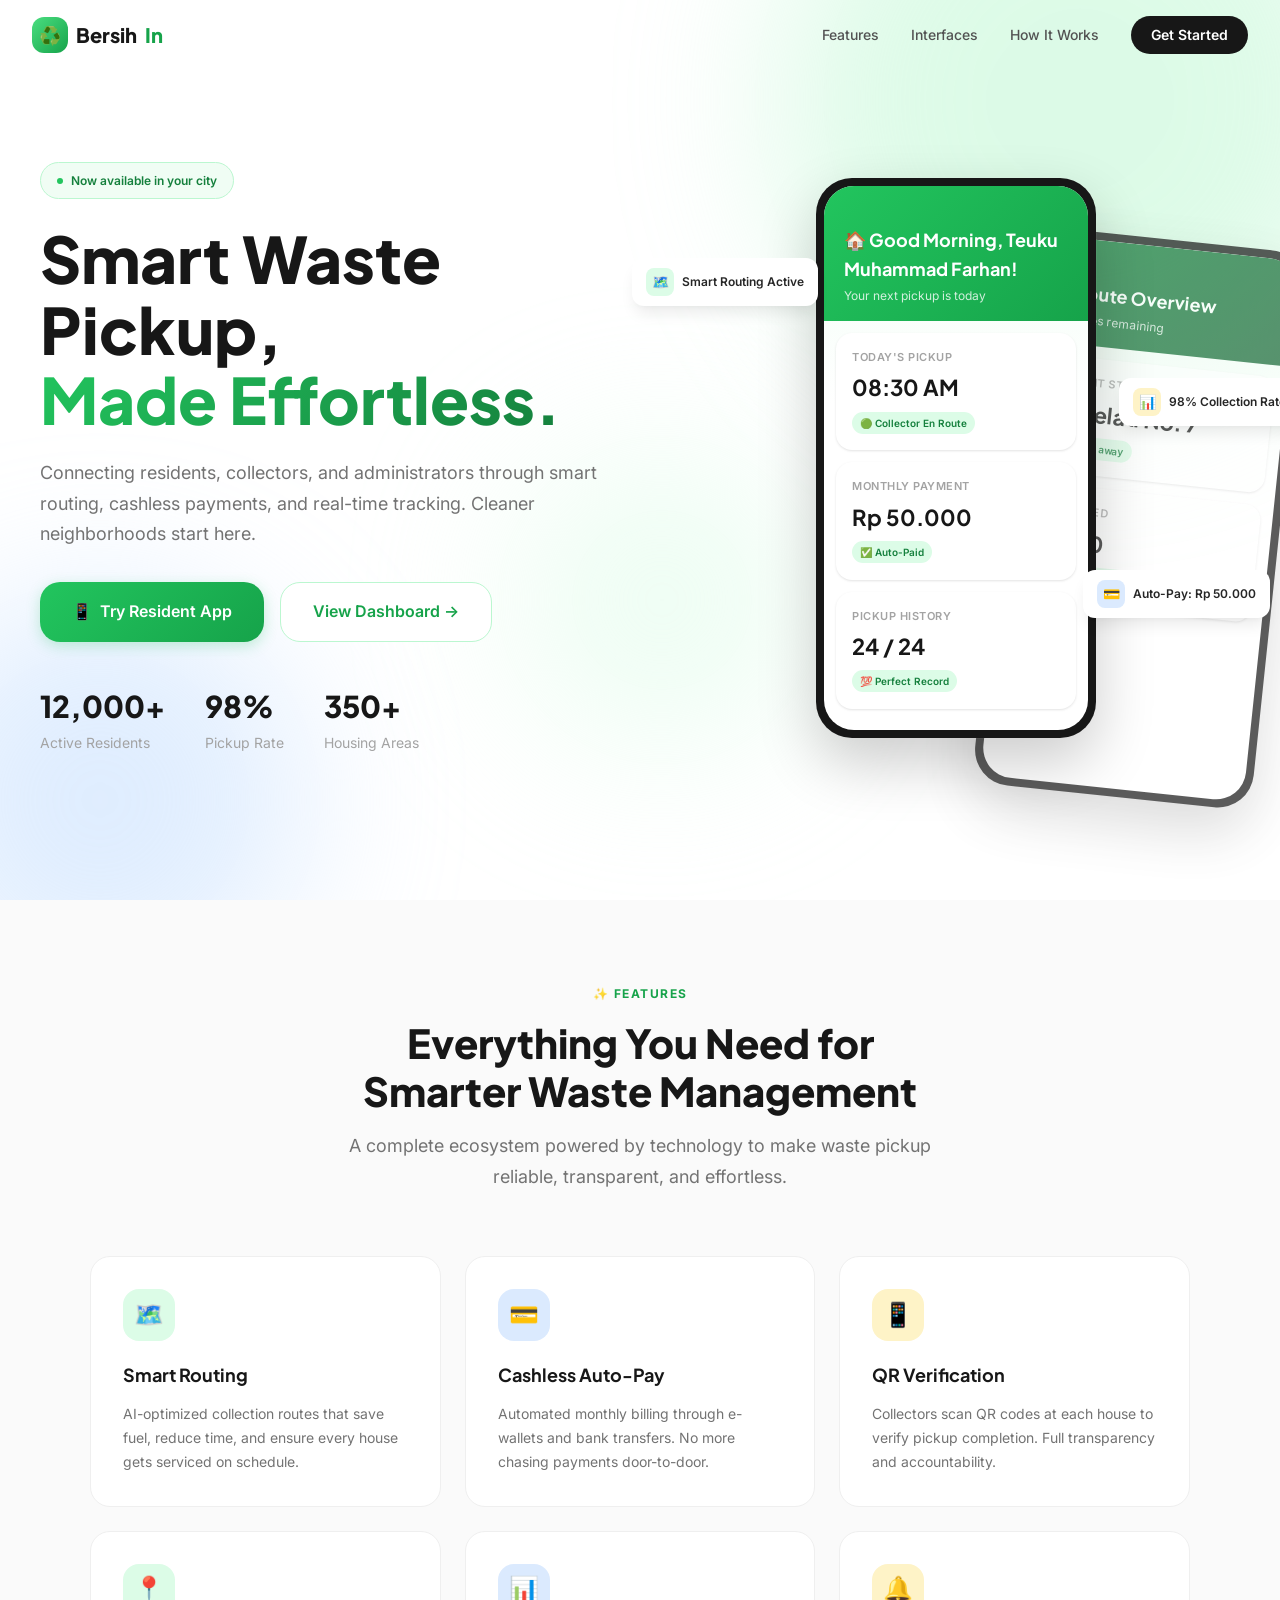
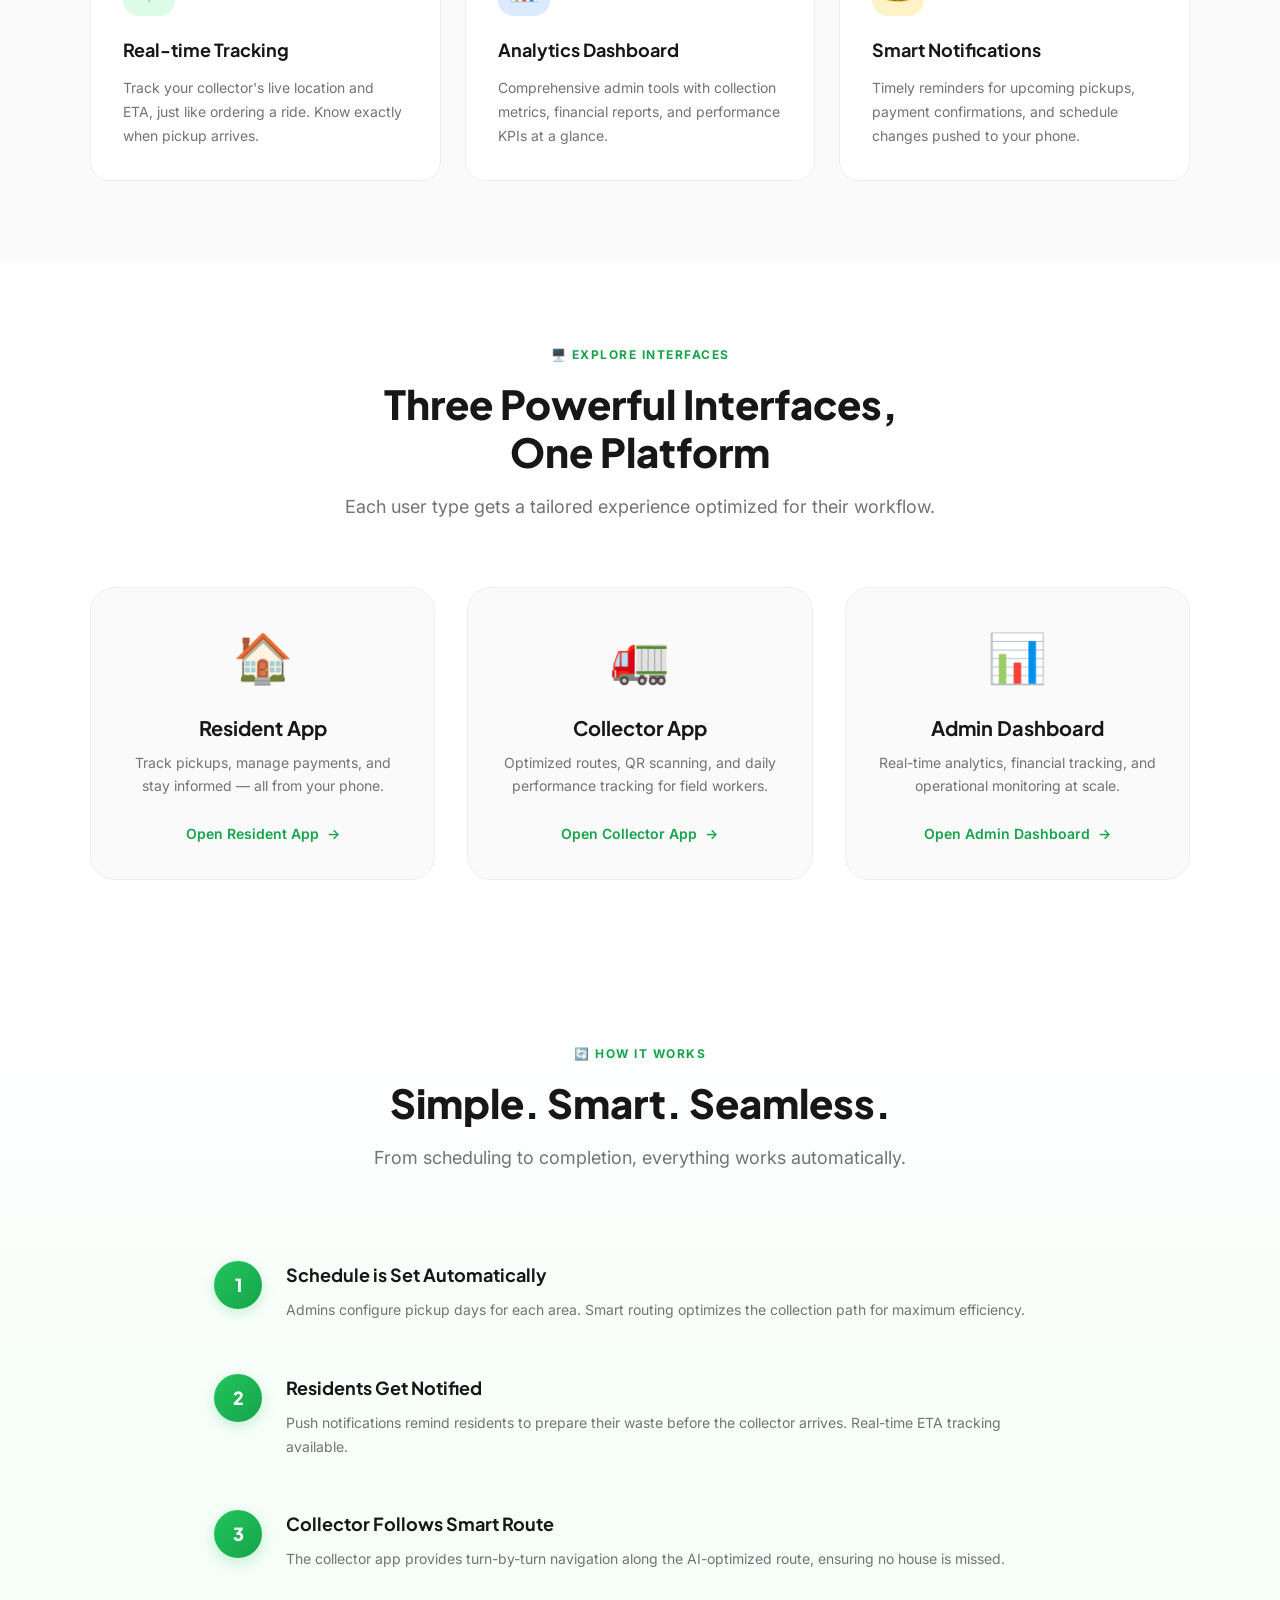
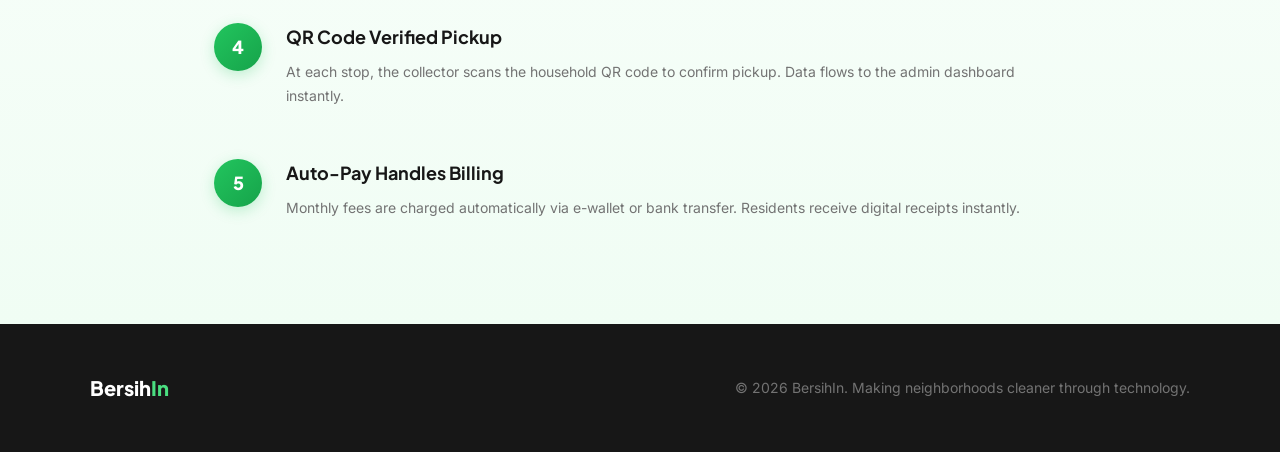
<file: index.html>
<!DOCTYPE html>
<html lang="en">
<head>
  <meta charset="UTF-8">
  <meta name="viewport" content="width=device-width, initial-scale=1.0">
  <meta name="description" content="BersihIn — Smart residential waste pickup management platform. Connecting residents, collectors, and administrators with smart routing, cashless payments, and QR verification.">
  <title>BersihIn — Smart Waste Pickup Platform</title>
  <link rel="stylesheet" href="css/common.css">
  <link rel="stylesheet" href="css/landing.css">
  <link rel="icon" href="data:image/svg+xml,<svg xmlns='http://www.w3.org/2000/svg' viewBox='0 0 100 100'><text y='.9em' font-size='90'>♻️</text></svg>">
</head>
<body class="landing-page">
  <!-- Navigation -->
  <nav class="landing-nav" id="landingNav">
    <div class="nav-logo">
      <div class="logo-icon">♻️</div>
      Bersih<span class="highlight">In</span>
    </div>
    <div class="nav-links">
      <a href="#features">Features</a>
      <a href="#interfaces">Interfaces</a>
      <a href="#how-it-works">How It Works</a>
      <a href="#" class="nav-cta">Get Started</a>
    </div>
  </nav>

  <!-- Hero Section -->
  <section class="hero" id="hero">
    <div class="hero-bg">
      <div class="gradient-orb orb-1"></div>
      <div class="gradient-orb orb-2"></div>
      <div class="gradient-orb orb-3"></div>
    </div>
    <div class="hero-content">
      <div class="hero-text">
        <div class="hero-badge">
          <span class="dot"></span>
          Now available in your city
        </div>
        <h1 class="hero-title">
          Smart Waste Pickup,<br>
          <span class="gradient-text">Made Effortless.</span>
        </h1>
        <p class="hero-description">
          Connecting residents, collectors, and administrators through smart routing, cashless payments, and real-time tracking. Cleaner neighborhoods start here.
        </p>
        <div class="hero-buttons">
          <a href="resident.html" class="btn btn-primary btn-lg" id="heroResidentBtn">
            <span>📱</span> Try Resident App
          </a>
          <a href="admin.html" class="btn btn-secondary btn-lg" id="heroAdminBtn">
            View Dashboard →
          </a>
        </div>
        <div class="hero-stats">
          <div class="hero-stat">
            <div class="value">12K+</div>
            <div class="label">Active Residents</div>
          </div>
          <div class="hero-stat">
            <div class="value">98%</div>
            <div class="label">Pickup Rate</div>
          </div>
          <div class="hero-stat">
            <div class="value">350+</div>
            <div class="label">Housing Areas</div>
          </div>
        </div>
      </div>
      <div class="hero-visual">
        <div class="hero-phone">
          <div class="hero-phone-screen">
            <div class="demo-header">
              <h3>🏠 Good Morning, Teuku Muhammad Farhan!</h3>
              <p>Your next pickup is today</p>
            </div>
            <div class="demo-card">
              <div class="card-title">Today's Pickup</div>
              <div class="card-value">08:30 AM</div>
              <div class="card-badge">🟢 Collector En Route</div>
            </div>
            <div class="demo-card">
              <div class="card-title">Monthly Payment</div>
              <div class="card-value">Rp 50.000</div>
              <div class="card-badge">✅ Auto-Paid</div>
            </div>
            <div class="demo-card">
              <div class="card-title">Pickup History</div>
              <div class="card-value">24 / 24</div>
              <div class="card-badge">💯 Perfect Record</div>
            </div>
          </div>
        </div>
        <div class="hero-phone hero-phone-2">
          <div class="hero-phone-screen" style="background: linear-gradient(180deg, #f0fdf4 0%, #fff 40%);">
            <div class="demo-header" style="background: linear-gradient(135deg, #15803d, #166534);">
              <h3>📋 Route Overview</h3>
              <p>12 houses remaining</p>
            </div>
            <div class="demo-card">
              <div class="card-title">Current Stop</div>
              <div class="card-value">Jl. Melati No. 7</div>
              <div class="card-badge">📍 200m away</div>
            </div>
            <div class="demo-card">
              <div class="card-title">Completed</div>
              <div class="card-value">18 / 30</div>
              <div class="card-badge">⏱️ 2h 15m elapsed</div>
            </div>
          </div>
        </div>
        <!-- Floating cards -->
        <div class="floating-card card-a">
          <div class="f-icon green">🗺️</div>
          <div>Smart Routing Active</div>
        </div>
        <div class="floating-card card-b">
          <div class="f-icon blue">💳</div>
          <div>Auto-Pay: Rp 50.000</div>
        </div>
        <div class="floating-card card-c">
          <div class="f-icon amber">📊</div>
          <div>98% Collection Rate</div>
        </div>
      </div>
    </div>
  </section>

  <!-- Features Section -->
  <section class="features-section" id="features">
    <div class="section-header">
      <div class="section-label">✨ Features</div>
      <h2 class="section-title">Everything You Need for Smarter Waste Management</h2>
      <p class="section-desc">A complete ecosystem powered by technology to make waste pickup reliable, transparent, and effortless.</p>
    </div>
    <div class="features-grid">
      <div class="feature-card">
        <div class="feature-icon green">🗺️</div>
        <h3>Smart Routing</h3>
        <p>AI-optimized collection routes that save fuel, reduce time, and ensure every house gets serviced on schedule.</p>
      </div>
      <div class="feature-card">
        <div class="feature-icon blue">💳</div>
        <h3>Cashless Auto-Pay</h3>
        <p>Automated monthly billing through e-wallets and bank transfers. No more chasing payments door-to-door.</p>
      </div>
      <div class="feature-card">
        <div class="feature-icon amber">📱</div>
        <h3>QR Verification</h3>
        <p>Collectors scan QR codes at each house to verify pickup completion. Full transparency and accountability.</p>
      </div>
      <div class="feature-card">
        <div class="feature-icon green">📍</div>
        <h3>Real-time Tracking</h3>
        <p>Track your collector's live location and ETA, just like ordering a ride. Know exactly when pickup arrives.</p>
      </div>
      <div class="feature-card">
        <div class="feature-icon blue">📊</div>
        <h3>Analytics Dashboard</h3>
        <p>Comprehensive admin tools with collection metrics, financial reports, and performance KPIs at a glance.</p>
      </div>
      <div class="feature-card">
        <div class="feature-icon amber">🔔</div>
        <h3>Smart Notifications</h3>
        <p>Timely reminders for upcoming pickups, payment confirmations, and schedule changes pushed to your phone.</p>
      </div>
    </div>
  </section>

  <!-- Interfaces Section -->
  <section class="interfaces-section" id="interfaces">
    <div class="section-header">
      <div class="section-label">🖥️ Explore Interfaces</div>
      <h2 class="section-title">Three Powerful Interfaces, One Platform</h2>
      <p class="section-desc">Each user type gets a tailored experience optimized for their workflow.</p>
    </div>
    <div class="interfaces-grid">
      <a href="resident.html" class="interface-card" id="residentCard">
        <span class="card-emoji">🏠</span>
        <h3>Resident App</h3>
        <p>Track pickups, manage payments, and stay informed — all from your phone.</p>
        <span class="card-link">Open Resident App <span>→</span></span>
      </a>
      <a href="collector.html" class="interface-card" id="collectorCard">
        <span class="card-emoji">🚛</span>
        <h3>Collector App</h3>
        <p>Optimized routes, QR scanning, and daily performance tracking for field workers.</p>
        <span class="card-link">Open Collector App <span>→</span></span>
      </a>
      <a href="admin.html" class="interface-card" id="adminCard">
        <span class="card-emoji">📊</span>
        <h3>Admin Dashboard</h3>
        <p>Real-time analytics, financial tracking, and operational monitoring at scale.</p>
        <span class="card-link">Open Admin Dashboard <span>→</span></span>
      </a>
    </div>
  </section>

  <!-- How It Works Section -->
  <section class="how-section" id="how-it-works">
    <div class="section-header">
      <div class="section-label">🔄 How It Works</div>
      <h2 class="section-title">Simple. Smart. Seamless.</h2>
      <p class="section-desc">From scheduling to completion, everything works automatically.</p>
    </div>
    <div class="steps-container">
      <div class="step-item">
        <div class="step-number">1</div>
        <div class="step-content">
          <h3>Schedule is Set Automatically</h3>
          <p>Admins configure pickup days for each area. Smart routing optimizes the collection path for maximum efficiency.</p>
        </div>
      </div>
      <div class="step-item">
        <div class="step-number">2</div>
        <div class="step-content">
          <h3>Residents Get Notified</h3>
          <p>Push notifications remind residents to prepare their waste before the collector arrives. Real-time ETA tracking available.</p>
        </div>
      </div>
      <div class="step-item">
        <div class="step-number">3</div>
        <div class="step-content">
          <h3>Collector Follows Smart Route</h3>
          <p>The collector app provides turn-by-turn navigation along the AI-optimized route, ensuring no house is missed.</p>
        </div>
      </div>
      <div class="step-item">
        <div class="step-number">4</div>
        <div class="step-content">
          <h3>QR Code Verified Pickup</h3>
          <p>At each stop, the collector scans the household QR code to confirm pickup. Data flows to the admin dashboard instantly.</p>
        </div>
      </div>
      <div class="step-item">
        <div class="step-number">5</div>
        <div class="step-content">
          <h3>Auto-Pay Handles Billing</h3>
          <p>Monthly fees are charged automatically via e-wallet or bank transfer. Residents receive digital receipts instantly.</p>
        </div>
      </div>
    </div>
  </section>

  <!-- Footer -->
  <footer class="landing-footer">
    <div class="footer-content">
      <div class="footer-logo">Bersih<span class="highlight">In</span></div>
      <div class="footer-text">© 2026 BersihIn. Making neighborhoods cleaner through technology.</div>
    </div>
  </footer>

  <script>
    // Navbar scroll effect
    const nav = document.getElementById('landingNav');
    window.addEventListener('scroll', () => {
      nav.classList.toggle('scrolled', window.scrollY > 50);
    });

    // Intersection Observer for scroll animations
    const observerOptions = {
      threshold: 0.1,
      rootMargin: '0px 0px -60px 0px'
    };

    const observer = new IntersectionObserver((entries) => {
      entries.forEach(entry => {
        if (entry.isIntersecting) {
          entry.target.style.opacity = '1';
          entry.target.style.transform = 'translateY(0)';
        }
      });
    }, observerOptions);

    // Apply initial hidden state and observe
    document.querySelectorAll('.feature-card, .interface-card, .step-item').forEach((el, i) => {
      el.style.opacity = '0';
      el.style.transform = 'translateY(30px)';
      el.style.transition = `opacity 0.6s ease ${i * 0.1}s, transform 0.6s ease ${i * 0.1}s`;
      observer.observe(el);
    });

    // Animate hero stats with counter
    function animateCounter(el, target) {
      let current = 0;
      const increment = target / 40;
      const timer = setInterval(() => {
        current += increment;
        if (current >= target) {
          current = target;
          clearInterval(timer);
        }
        if (target > 100) {
          el.textContent = Math.floor(current).toLocaleString() + '+';
        } else {
          el.textContent = Math.floor(current) + '%';
        }
      }, 30);
    }

    // Observe hero stats
    const statsObserver = new IntersectionObserver((entries) => {
      entries.forEach(entry => {
        if (entry.isIntersecting) {
          const values = entry.target.querySelectorAll('.value');
          animateCounter(values[0], 12000);
          animateCounter(values[1], 98);
          values[2].textContent = '350+';
          let count = 0;
          const timer = setInterval(() => {
            count += 9;
            if (count >= 350) { count = 350; clearInterval(timer); }
            values[2].textContent = count + '+';
          }, 30);
          statsObserver.unobserve(entry.target);
        }
      });
    }, { threshold: 0.5 });

    const heroStats = document.querySelector('.hero-stats');
    if (heroStats) statsObserver.observe(heroStats);
  </script>
</body>
</html>
</file>
<file: css/common.css>
/* ============================================
   BersihIn Design System — common.css
   ============================================ */

/* --- Google Fonts --- */
@import url('https://fonts.googleapis.com/css2?family=Inter:wght@300;400;500;600;700;800&family=Plus+Jakarta+Sans:wght@400;500;600;700;800&display=swap');

/* --- CSS Custom Properties --- */
:root {
  /* Primary — Green (eco) */
  --primary-50:  #f0fdf4;
  --primary-100: #dcfce7;
  --primary-200: #bbf7d0;
  --primary-300: #86efac;
  --primary-400: #4ade80;
  --primary-500: #22c55e;
  --primary-600: #16a34a;
  --primary-700: #15803d;
  --primary-800: #166534;
  --primary-900: #14532d;

  /* Accent — Blue */
  --accent-50:  #eff6ff;
  --accent-100: #dbeafe;
  --accent-200: #bfdbfe;
  --accent-300: #93c5fd;
  --accent-400: #60a5fa;
  --accent-500: #3b82f6;
  --accent-600: #2563eb;
  --accent-700: #1d4ed8;

  /* Neutrals */
  --neutral-0:   #ffffff;
  --neutral-50:  #fafafa;
  --neutral-100: #f5f5f5;
  --neutral-150: #efefef;
  --neutral-200: #e5e5e5;
  --neutral-300: #d4d4d4;
  --neutral-400: #a3a3a3;
  --neutral-500: #737373;
  --neutral-600: #525252;
  --neutral-700: #404040;
  --neutral-800: #262626;
  --neutral-900: #171717;

  /* Semantic */
  --success: #22c55e;
  --warning: #f59e0b;
  --danger:  #ef4444;
  --info:    #3b82f6;

  /* Typography */
  --font-body:    'Inter', -apple-system, BlinkMacSystemFont, sans-serif;
  --font-heading: 'Plus Jakarta Sans', 'Inter', sans-serif;

  --text-xs:   0.75rem;
  --text-sm:   0.875rem;
  --text-base: 1rem;
  --text-lg:   1.125rem;
  --text-xl:   1.25rem;
  --text-2xl:  1.5rem;
  --text-3xl:  1.875rem;
  --text-4xl:  2.25rem;
  --text-5xl:  3rem;

  /* Spacing */
  --space-1: 0.25rem;
  --space-2: 0.5rem;
  --space-3: 0.75rem;
  --space-4: 1rem;
  --space-5: 1.25rem;
  --space-6: 1.5rem;
  --space-8: 2rem;
  --space-10: 2.5rem;
  --space-12: 3rem;
  --space-16: 4rem;
  --space-20: 5rem;

  /* Border Radius */
  --radius-sm:   8px;
  --radius-md:   12px;
  --radius-lg:   16px;
  --radius-xl:   20px;
  --radius-2xl:  24px;
  --radius-full: 9999px;

  /* Shadows */
  --shadow-xs:  0 1px 2px rgba(0,0,0,0.05);
  --shadow-sm:  0 1px 3px rgba(0,0,0,0.08), 0 1px 2px rgba(0,0,0,0.04);
  --shadow-md:  0 4px 6px -1px rgba(0,0,0,0.07), 0 2px 4px -2px rgba(0,0,0,0.05);
  --shadow-lg:  0 10px 15px -3px rgba(0,0,0,0.08), 0 4px 6px -4px rgba(0,0,0,0.04);
  --shadow-xl:  0 20px 25px -5px rgba(0,0,0,0.08), 0 8px 10px -6px rgba(0,0,0,0.04);
  --shadow-2xl: 0 25px 50px -12px rgba(0,0,0,0.15);
  --shadow-glow: 0 0 40px rgba(34,197,94,0.15);
  --shadow-green: 0 4px 14px rgba(34,197,94,0.25);

  /* Transitions */
  --ease-out:    cubic-bezier(0.0, 0, 0.2, 1);
  --ease-in-out: cubic-bezier(0.4, 0, 0.2, 1);
  --ease-spring: cubic-bezier(0.34, 1.56, 0.64, 1);
  --duration-fast:   150ms;
  --duration-normal: 250ms;
  --duration-slow:   400ms;

  /* Z-Index */
  --z-base:    1;
  --z-card:    10;
  --z-nav:     100;
  --z-modal:   1000;
  --z-overlay: 2000;
  --z-toast:   3000;
}

/* --- Global Reset --- */
*, *::before, *::after {
  margin: 0;
  padding: 0;
  box-sizing: border-box;
}

html {
  scroll-behavior: smooth;
  -webkit-font-smoothing: antialiased;
  -moz-osx-font-smoothing: grayscale;
}

body {
  font-family: var(--font-body);
  font-size: var(--text-base);
  line-height: 1.6;
  color: var(--neutral-800);
  background: var(--neutral-50);
  overflow-x: hidden;
}

a {
  text-decoration: none;
  color: inherit;
}

img {
  max-width: 100%;
  display: block;
}

button {
  cursor: pointer;
  border: none;
  background: none;
  font-family: inherit;
  font-size: inherit;
}

input, select, textarea {
  font-family: inherit;
  font-size: inherit;
  outline: none;
}

ul, ol {
  list-style: none;
}

/* --- Typography Utilities --- */
.font-heading {
  font-family: var(--font-heading);
}

.text-xs   { font-size: var(--text-xs); }
.text-sm   { font-size: var(--text-sm); }
.text-base { font-size: var(--text-base); }
.text-lg   { font-size: var(--text-lg); }
.text-xl   { font-size: var(--text-xl); }
.text-2xl  { font-size: var(--text-2xl); }
.text-3xl  { font-size: var(--text-3xl); }
.text-4xl  { font-size: var(--text-4xl); }

.font-light    { font-weight: 300; }
.font-normal   { font-weight: 400; }
.font-medium   { font-weight: 500; }
.font-semibold { font-weight: 600; }
.font-bold     { font-weight: 700; }
.font-extrabold { font-weight: 800; }

.text-primary  { color: var(--primary-600); }
.text-muted    { color: var(--neutral-500); }
.text-dark     { color: var(--neutral-900); }
.text-white    { color: var(--neutral-0); }

/* --- Glassmorphism --- */
.glass {
  background: rgba(255, 255, 255, 0.72);
  backdrop-filter: blur(20px);
  -webkit-backdrop-filter: blur(20px);
  border: 1px solid rgba(255, 255, 255, 0.3);
}

.glass-dark {
  background: rgba(23, 23, 23, 0.72);
  backdrop-filter: blur(20px);
  -webkit-backdrop-filter: blur(20px);
  border: 1px solid rgba(255, 255, 255, 0.08);
  color: var(--neutral-0);
}

.glass-green {
  background: rgba(34, 197, 94, 0.08);
  backdrop-filter: blur(16px);
  -webkit-backdrop-filter: blur(16px);
  border: 1px solid rgba(34, 197, 94, 0.15);
}

/* --- Card Component --- */
.card {
  background: var(--neutral-0);
  border-radius: var(--radius-lg);
  box-shadow: var(--shadow-sm);
  padding: var(--space-5);
  transition: transform var(--duration-normal) var(--ease-out),
              box-shadow var(--duration-normal) var(--ease-out);
}

.card:hover {
  transform: translateY(-2px);
  box-shadow: var(--shadow-md);
}

.card-flat {
  background: var(--neutral-0);
  border-radius: var(--radius-lg);
  border: 1px solid var(--neutral-200);
  padding: var(--space-5);
}

.card-gradient {
  background: linear-gradient(135deg, var(--primary-500), var(--primary-700));
  border-radius: var(--radius-lg);
  box-shadow: var(--shadow-green);
  padding: var(--space-5);
  color: var(--neutral-0);
}

/* --- Button Components --- */
.btn {
  display: inline-flex;
  align-items: center;
  justify-content: center;
  gap: var(--space-2);
  padding: var(--space-3) var(--space-6);
  border-radius: var(--radius-lg);
  font-weight: 600;
  font-size: var(--text-sm);
  transition: all var(--duration-normal) var(--ease-out);
  position: relative;
  overflow: hidden;
}

.btn::after {
  content: '';
  position: absolute;
  inset: 0;
  background: rgba(255,255,255,0);
  transition: background var(--duration-fast);
}

.btn:active::after {
  background: rgba(0,0,0,0.1);
}

.btn-primary {
  background: linear-gradient(135deg, var(--primary-500), var(--primary-600));
  color: var(--neutral-0);
  box-shadow: var(--shadow-green);
}

.btn-primary:hover {
  transform: translateY(-1px);
  box-shadow: 0 6px 20px rgba(34,197,94,0.35);
}

.btn-secondary {
  background: var(--neutral-0);
  color: var(--primary-600);
  border: 1.5px solid var(--primary-200);
}

.btn-secondary:hover {
  background: var(--primary-50);
  border-color: var(--primary-400);
}

.btn-ghost {
  background: transparent;
  color: var(--neutral-600);
}

.btn-ghost:hover {
  background: var(--neutral-100);
}

.btn-lg {
  padding: var(--space-4) var(--space-8);
  font-size: var(--text-base);
  border-radius: var(--radius-xl);
}

.btn-sm {
  padding: var(--space-2) var(--space-4);
  font-size: var(--text-xs);
}

.btn-icon {
  width: 40px;
  height: 40px;
  padding: 0;
  border-radius: var(--radius-md);
}

.btn-full {
  width: 100%;
}

/* --- Badge Components --- */
.badge {
  display: inline-flex;
  align-items: center;
  gap: 4px;
  padding: 3px 10px;
  border-radius: var(--radius-full);
  font-size: var(--text-xs);
  font-weight: 600;
  line-height: 1.4;
}

.badge-success {
  background: var(--primary-100);
  color: var(--primary-700);
}

.badge-warning {
  background: #fef3c7;
  color: #92400e;
}

.badge-danger {
  background: #fee2e2;
  color: #991b1b;
}

.badge-info {
  background: var(--accent-100);
  color: var(--accent-700);
}

.badge-neutral {
  background: var(--neutral-100);
  color: var(--neutral-600);
}

/* --- Input Components --- */
.input {
  width: 100%;
  padding: var(--space-3) var(--space-4);
  border: 1.5px solid var(--neutral-200);
  border-radius: var(--radius-md);
  font-size: var(--text-sm);
  color: var(--neutral-800);
  background: var(--neutral-0);
  transition: border-color var(--duration-fast), box-shadow var(--duration-fast);
}

.input:focus {
  border-color: var(--primary-400);
  box-shadow: 0 0 0 3px rgba(34,197,94,0.12);
}

.input::placeholder {
  color: var(--neutral-400);
}

/* --- Toggle / Switch --- */
.toggle {
  position: relative;
  width: 48px;
  height: 26px;
  background: var(--neutral-300);
  border-radius: var(--radius-full);
  cursor: pointer;
  transition: background var(--duration-normal);
}

.toggle.active {
  background: var(--primary-500);
}

.toggle::after {
  content: '';
  position: absolute;
  top: 3px;
  left: 3px;
  width: 20px;
  height: 20px;
  background: var(--neutral-0);
  border-radius: 50%;
  box-shadow: var(--shadow-sm);
  transition: transform var(--duration-normal) var(--ease-spring);
}

.toggle.active::after {
  transform: translateX(22px);
}

/* --- Avatar --- */
.avatar {
  width: 40px;
  height: 40px;
  border-radius: 50%;
  background: linear-gradient(135deg, var(--primary-400), var(--primary-600));
  display: flex;
  align-items: center;
  justify-content: center;
  color: var(--neutral-0);
  font-weight: 700;
  font-size: var(--text-sm);
  flex-shrink: 0;
}

.avatar-lg {
  width: 64px;
  height: 64px;
  font-size: var(--text-xl);
}

.avatar-xl {
  width: 80px;
  height: 80px;
  font-size: var(--text-2xl);
}

/* --- Progress Bar --- */
.progress-bar {
  width: 100%;
  height: 6px;
  background: var(--neutral-200);
  border-radius: var(--radius-full);
  overflow: hidden;
}

.progress-bar-fill {
  height: 100%;
  background: linear-gradient(90deg, var(--primary-400), var(--primary-600));
  border-radius: var(--radius-full);
  transition: width 1s var(--ease-out);
}

/* --- Divider --- */
.divider {
  height: 1px;
  background: var(--neutral-150);
  margin: var(--space-4) 0;
}

/* --- Status Dot --- */
.status-dot {
  width: 8px;
  height: 8px;
  border-radius: 50%;
  display: inline-block;
  flex-shrink: 0;
}

.status-dot.online  { background: var(--success); }
.status-dot.offline { background: var(--neutral-400); }
.status-dot.busy    { background: var(--warning); }
.status-dot.danger  { background: var(--danger); }

.status-dot.pulse {
  animation: statusPulse 2s infinite;
}

/* --- Scrollbar --- */
::-webkit-scrollbar {
  width: 6px;
  height: 6px;
}

::-webkit-scrollbar-track {
  background: transparent;
}

::-webkit-scrollbar-thumb {
  background: var(--neutral-300);
  border-radius: 3px;
}

::-webkit-scrollbar-thumb:hover {
  background: var(--neutral-400);
}

/* --- Phone Frame Wrapper (for mobile app demos) --- */
.phone-frame {
  position: relative;
  width: 390px;
  height: 844px;
  background: var(--neutral-900);
  border-radius: 50px;
  padding: 12px;
  box-shadow: 
    0 0 0 2px var(--neutral-700),
    0 25px 60px rgba(0,0,0,0.3),
    inset 0 0 0 1px rgba(255,255,255,0.05);
  margin: 0 auto;
  overflow: hidden;
}

.phone-screen {
  width: 100%;
  height: 100%;
  background: var(--neutral-50);
  border-radius: 40px;
  overflow: hidden;
  position: relative;
}

.phone-notch {
  position: absolute;
  top: 0;
  left: 50%;
  transform: translateX(-50%);
  width: 126px;
  height: 34px;
  background: var(--neutral-900);
  border-radius: 0 0 20px 20px;
  z-index: var(--z-overlay);
}

.phone-notch::after {
  content: '';
  position: absolute;
  top: 10px;
  left: 50%;
  transform: translateX(-50%);
  width: 10px;
  height: 10px;
  background: var(--neutral-700);
  border-radius: 50%;
}

/* Status bar */
.phone-status-bar {
  position: absolute;
  top: 0;
  left: 0;
  right: 0;
  height: 54px;
  display: flex;
  align-items: center;
  justify-content: space-between;
  padding: 14px 28px 0;
  z-index: var(--z-nav);
  font-size: 14px;
  font-weight: 600;
}

.phone-status-bar .time {
  font-size: 15px;
  font-weight: 700;
}

.phone-status-bar .icons {
  display: flex;
  gap: 6px;
  align-items: center;
}

/* App content area */
.app-content {
  position: absolute;
  top: 0;
  left: 0;
  right: 0;
  bottom: 0;
  overflow: hidden;
}

.app-scroll {
  height: 100%;
  overflow-y: auto;
  padding-top: 54px;
  padding-bottom: 90px;
  -webkit-overflow-scrolling: touch;
}

.app-scroll::-webkit-scrollbar {
  display: none;
}

/* Bottom Tab Navigation */
.bottom-nav {
  position: absolute;
  bottom: 0;
  left: 0;
  right: 0;
  height: 83px;
  background: rgba(255, 255, 255, 0.92);
  backdrop-filter: blur(20px);
  -webkit-backdrop-filter: blur(20px);
  border-top: 1px solid rgba(0,0,0,0.06);
  display: flex;
  align-items: flex-start;
  justify-content: space-around;
  padding-top: 8px;
  z-index: var(--z-nav);
}

.nav-item {
  display: flex;
  flex-direction: column;
  align-items: center;
  gap: 2px;
  padding: 4px 12px;
  cursor: pointer;
  transition: all var(--duration-fast);
  -webkit-tap-highlight-color: transparent;
}

.nav-item svg {
  width: 24px;
  height: 24px;
  stroke: var(--neutral-400);
  transition: stroke var(--duration-fast), transform var(--duration-normal) var(--ease-spring);
}

.nav-item span {
  font-size: 10px;
  font-weight: 500;
  color: var(--neutral-400);
  transition: color var(--duration-fast);
}

.nav-item.active svg {
  stroke: var(--primary-600);
  transform: scale(1.05);
}

.nav-item.active span {
  color: var(--primary-600);
  font-weight: 600;
}

/* Screen transitions */
.screen {
  display: none;
  animation: screenFadeIn 0.35s var(--ease-out);
}

.screen.active {
  display: block;
}

/* --- Keyframe Animations --- */
@keyframes fadeIn {
  from { opacity: 0; }
  to   { opacity: 1; }
}

@keyframes fadeInUp {
  from { opacity: 0; transform: translateY(20px); }
  to   { opacity: 1; transform: translateY(0); }
}

@keyframes fadeInDown {
  from { opacity: 0; transform: translateY(-20px); }
  to   { opacity: 1; transform: translateY(0); }
}

@keyframes slideUp {
  from { transform: translateY(100%); }
  to   { transform: translateY(0); }
}

@keyframes slideInRight {
  from { opacity: 0; transform: translateX(30px); }
  to   { opacity: 1; transform: translateX(0); }
}

@keyframes screenFadeIn {
  from { opacity: 0; transform: translateY(8px); }
  to   { opacity: 1; transform: translateY(0); }
}

@keyframes pulse {
  0%, 100% { transform: scale(1); opacity: 1; }
  50%      { transform: scale(1.05); opacity: 0.8; }
}

@keyframes statusPulse {
  0%, 100% { box-shadow: 0 0 0 0 rgba(34,197,94,0.4); }
  50%      { box-shadow: 0 0 0 6px rgba(34,197,94,0); }
}

@keyframes shimmer {
  0%   { background-position: -200% 0; }
  100% { background-position: 200% 0; }
}

@keyframes float {
  0%, 100% { transform: translateY(0); }
  50%      { transform: translateY(-10px); }
}

@keyframes spin {
  from { transform: rotate(0deg); }
  to   { transform: rotate(360deg); }
}

@keyframes scaleIn {
  from { opacity: 0; transform: scale(0.9); }
  to   { opacity: 1; transform: scale(1); }
}

@keyframes bounceIn {
  0%   { opacity: 0; transform: scale(0.3); }
  50%  { transform: scale(1.05); }
  70%  { transform: scale(0.95); }
  100% { opacity: 1; transform: scale(1); }
}

@keyframes slideInLeft {
  from { opacity: 0; transform: translateX(-30px); }
  to   { opacity: 1; transform: translateX(0); }
}

@keyframes gradientBG {
  0%   { background-position: 0% 50%; }
  50%  { background-position: 100% 50%; }
  100% { background-position: 0% 50%; }
}

@keyframes markerPulse {
  0%   { box-shadow: 0 0 0 0 rgba(34,197,94,0.5); transform: scale(1); }
  70%  { box-shadow: 0 0 0 15px rgba(34,197,94,0); transform: scale(1.1); }
  100% { box-shadow: 0 0 0 0 rgba(34,197,94,0); transform: scale(1); }
}

@keyframes scanLine {
  0%   { top: 0; }
  50%  { top: calc(100% - 4px); }
  100% { top: 0; }
}

@keyframes countUp {
  from { opacity: 0; transform: translateY(10px); }
  to   { opacity: 1; transform: translateY(0); }
}

/* --- Animation Utilities --- */
.animate-fade-in     { animation: fadeIn 0.5s var(--ease-out); }
.animate-fade-in-up  { animation: fadeInUp 0.5s var(--ease-out); }
.animate-slide-up    { animation: slideUp 0.5s var(--ease-out); }
.animate-scale-in    { animation: scaleIn 0.4s var(--ease-out); }
.animate-bounce-in   { animation: bounceIn 0.6s var(--ease-out); }
.animate-float       { animation: float 3s ease-in-out infinite; }
.animate-spin        { animation: spin 1s linear infinite; }

/* Staggered animation delays */
.delay-1 { animation-delay: 0.1s; animation-fill-mode: backwards; }
.delay-2 { animation-delay: 0.2s; animation-fill-mode: backwards; }
.delay-3 { animation-delay: 0.3s; animation-fill-mode: backwards; }
.delay-4 { animation-delay: 0.4s; animation-fill-mode: backwards; }
.delay-5 { animation-delay: 0.5s; animation-fill-mode: backwards; }
.delay-6 { animation-delay: 0.6s; animation-fill-mode: backwards; }

/* --- Utility Classes --- */
.flex { display: flex; }
.flex-col { flex-direction: column; }
.items-center { align-items: center; }
.justify-center { justify-content: center; }
.justify-between { justify-content: space-between; }
.gap-1 { gap: var(--space-1); }
.gap-2 { gap: var(--space-2); }
.gap-3 { gap: var(--space-3); }
.gap-4 { gap: var(--space-4); }
.gap-6 { gap: var(--space-6); }
.gap-8 { gap: var(--space-8); }
.flex-1 { flex: 1; }
.flex-wrap { flex-wrap: wrap; }
.flex-shrink-0 { flex-shrink: 0; }
.grid { display: grid; }
.w-full { width: 100%; }
.h-full { height: 100%; }
.relative { position: relative; }
.absolute { position: absolute; }
.overflow-hidden { overflow: hidden; }
.truncate { overflow: hidden; text-overflow: ellipsis; white-space: nowrap; }
.text-center { text-align: center; }
.text-right { text-align: right; }
.cursor-pointer { cursor: pointer; }
.select-none { user-select: none; }

.p-2 { padding: var(--space-2); }
.p-3 { padding: var(--space-3); }
.p-4 { padding: var(--space-4); }
.p-5 { padding: var(--space-5); }
.p-6 { padding: var(--space-6); }
.px-4 { padding-left: var(--space-4); padding-right: var(--space-4); }
.px-5 { padding-left: var(--space-5); padding-right: var(--space-5); }
.px-6 { padding-left: var(--space-6); padding-right: var(--space-6); }
.py-2 { padding-top: var(--space-2); padding-bottom: var(--space-2); }
.py-3 { padding-top: var(--space-3); padding-bottom: var(--space-3); }
.py-4 { padding-top: var(--space-4); padding-bottom: var(--space-4); }
.mt-2 { margin-top: var(--space-2); }
.mt-3 { margin-top: var(--space-3); }
.mt-4 { margin-top: var(--space-4); }
.mt-6 { margin-top: var(--space-6); }
.mb-2 { margin-bottom: var(--space-2); }
.mb-3 { margin-bottom: var(--space-3); }
.mb-4 { margin-bottom: var(--space-4); }
.mb-6 { margin-bottom: var(--space-6); }
.ml-auto { margin-left: auto; }

/* Hide scrollbar utility */
.no-scrollbar::-webkit-scrollbar { display: none; }
.no-scrollbar { -ms-overflow-style: none; scrollbar-width: none; }

/* --- Responsive --- */
@media (max-width: 768px) {
  .phone-frame {
    width: 100%;
    height: 100vh;
    border-radius: 0;
    padding: 0;
    box-shadow: none;
  }
  .phone-screen {
    border-radius: 0;
  }
  .phone-notch {
    display: none;
  }
}
</file>
<file: css/landing.css>
/* ============================================
   BersihIn Landing Page — landing.css
   ============================================ */

.landing-page {
  min-height: 100vh;
  background: var(--neutral-0);
  overflow-x: hidden;
}

/* --- Navbar --- */
.landing-nav {
  position: fixed;
  top: 0;
  left: 0;
  right: 0;
  z-index: var(--z-nav);
  padding: var(--space-4) var(--space-8);
  display: flex;
  align-items: center;
  justify-content: space-between;
  transition: all var(--duration-normal);
}

.landing-nav.scrolled {
  background: rgba(255,255,255,0.88);
  backdrop-filter: blur(20px);
  -webkit-backdrop-filter: blur(20px);
  box-shadow: var(--shadow-sm);
}

.nav-logo {
  display: flex;
  align-items: center;
  gap: var(--space-2);
  font-family: var(--font-heading);
  font-size: var(--text-xl);
  font-weight: 800;
  color: var(--neutral-900);
}

.nav-logo .logo-icon {
  width: 36px;
  height: 36px;
  background: linear-gradient(135deg, var(--primary-400), var(--primary-600));
  border-radius: var(--radius-md);
  display: flex;
  align-items: center;
  justify-content: center;
  color: white;
  font-size: 18px;
}

.nav-logo .highlight {
  color: var(--primary-600);
}

.nav-links {
  display: flex;
  align-items: center;
  gap: var(--space-8);
}

.nav-links a {
  font-size: var(--text-sm);
  font-weight: 500;
  color: var(--neutral-600);
  transition: color var(--duration-fast);
}

.nav-links a:hover {
  color: var(--primary-600);
}

.nav-cta {
  padding: var(--space-2) var(--space-5) !important;
  background: var(--neutral-900) !important;
  color: var(--neutral-0) !important;
  border-radius: var(--radius-full) !important;
  font-weight: 600 !important;
  font-size: var(--text-sm) !important;
  transition: all var(--duration-normal) !important;
}

.nav-cta:hover {
  background: var(--primary-600) !important;
  transform: scale(1.03);
}

/* --- Hero Section --- */
.hero {
  position: relative;
  min-height: 100vh;
  display: flex;
  align-items: center;
  padding: var(--space-20) var(--space-8) var(--space-16);
  overflow: hidden;
}

.hero-bg {
  position: absolute;
  inset: 0;
  z-index: 0;
}

.hero-bg .gradient-orb {
  position: absolute;
  border-radius: 50%;
  filter: blur(80px);
  opacity: 0.5;
  animation: float 8s ease-in-out infinite;
}

.hero-bg .orb-1 {
  width: 600px;
  height: 600px;
  background: var(--primary-200);
  top: -200px;
  right: -100px;
  animation-delay: 0s;
}

.hero-bg .orb-2 {
  width: 400px;
  height: 400px;
  background: var(--accent-200);
  bottom: -100px;
  left: -100px;
  animation-delay: 2s;
}

.hero-bg .orb-3 {
  width: 300px;
  height: 300px;
  background: var(--primary-100);
  top: 50%;
  left: 40%;
  animation-delay: 4s;
}

.hero-content {
  max-width: 1200px;
  margin: 0 auto;
  display: grid;
  grid-template-columns: 1fr 1fr;
  gap: var(--space-16);
  align-items: center;
  position: relative;
  z-index: 1;
  width: 100%;
}

.hero-text {
  max-width: 560px;
}

.hero-badge {
  display: inline-flex;
  align-items: center;
  gap: var(--space-2);
  padding: var(--space-2) var(--space-4);
  background: var(--primary-50);
  border: 1px solid var(--primary-200);
  border-radius: var(--radius-full);
  font-size: var(--text-xs);
  font-weight: 600;
  color: var(--primary-700);
  margin-bottom: var(--space-6);
  animation: fadeInUp 0.6s var(--ease-out);
}

.hero-badge .dot {
  width: 6px;
  height: 6px;
  background: var(--primary-500);
  border-radius: 50%;
  animation: statusPulse 2s infinite;
}

.hero-title {
  font-family: var(--font-heading);
  font-size: clamp(2.5rem, 5vw, 4rem);
  font-weight: 800;
  line-height: 1.1;
  color: var(--neutral-900);
  margin-bottom: var(--space-6);
  animation: fadeInUp 0.6s var(--ease-out) 0.1s backwards;
}

.hero-title .gradient-text {
  background: linear-gradient(135deg, var(--primary-500), var(--primary-700), var(--accent-500));
  background-size: 200% 200%;
  -webkit-background-clip: text;
  -webkit-text-fill-color: transparent;
  background-clip: text;
  animation: gradientBG 4s ease infinite;
}

.hero-description {
  font-size: var(--text-lg);
  color: var(--neutral-500);
  line-height: 1.7;
  margin-bottom: var(--space-8);
  animation: fadeInUp 0.6s var(--ease-out) 0.2s backwards;
}

.hero-buttons {
  display: flex;
  gap: var(--space-4);
  animation: fadeInUp 0.6s var(--ease-out) 0.3s backwards;
}

.hero-stats {
  display: flex;
  gap: var(--space-10);
  margin-top: var(--space-10);
  animation: fadeInUp 0.6s var(--ease-out) 0.4s backwards;
}

.hero-stat .value {
  font-family: var(--font-heading);
  font-size: var(--text-3xl);
  font-weight: 800;
  color: var(--neutral-900);
}

.hero-stat .label {
  font-size: var(--text-sm);
  color: var(--neutral-400);
  margin-top: 2px;
}

/* Hero visual (phone mockups) */
.hero-visual {
  position: relative;
  display: flex;
  justify-content: center;
  animation: fadeIn 1s var(--ease-out) 0.5s backwards;
}

.hero-phone {
  width: 280px;
  height: 560px;
  background: var(--neutral-900);
  border-radius: 36px;
  padding: 8px;
  box-shadow: 
    0 25px 60px rgba(0,0,0,0.2),
    0 0 0 1px rgba(255,255,255,0.05);
  position: relative;
  z-index: 2;
}

.hero-phone-screen {
  width: 100%;
  height: 100%;
  border-radius: 30px;
  overflow: hidden;
  background: linear-gradient(180deg, var(--primary-50) 0%, var(--neutral-0) 40%);
  position: relative;
}

.hero-phone-screen .demo-header {
  padding: 40px 20px 16px;
  background: linear-gradient(135deg, var(--primary-500), var(--primary-600));
  color: white;
}

.hero-phone-screen .demo-header h3 {
  font-family: var(--font-heading);
  font-size: 18px;
  font-weight: 700;
}

.hero-phone-screen .demo-header p {
  font-size: 12px;
  opacity: 0.8;
  margin-top: 2px;
}

.hero-phone-screen .demo-card {
  margin: 12px;
  padding: 16px;
  background: white;
  border-radius: 16px;
  box-shadow: var(--shadow-sm);
}

.hero-phone-screen .demo-card .card-title {
  font-size: 11px;
  color: var(--neutral-400);
  text-transform: uppercase;
  letter-spacing: 0.5px;
  font-weight: 600;
}

.hero-phone-screen .demo-card .card-value {
  font-family: var(--font-heading);
  font-size: 22px;
  font-weight: 700;
  color: var(--neutral-900);
  margin-top: 4px;
}

.hero-phone-screen .demo-card .card-badge {
  display: inline-flex;
  padding: 3px 8px;
  background: var(--primary-100);
  color: var(--primary-700);
  border-radius: 20px;
  font-size: 10px;
  font-weight: 600;
  margin-top: 6px;
}

.hero-phone-2 {
  position: absolute;
  right: -40px;
  top: 60px;
  transform: rotate(6deg);
  z-index: 1;
  opacity: 0.7;
}

/* Floating elements around phone */
.floating-card {
  position: absolute;
  background: white;
  border-radius: var(--radius-md);
  box-shadow: var(--shadow-lg);
  padding: 10px 14px;
  font-size: 12px;
  font-weight: 600;
  display: flex;
  align-items: center;
  gap: 8px;
  z-index: 5;
  animation: float 4s ease-in-out infinite;
  white-space: nowrap;
}

.floating-card.card-a {
  top: 80px;
  left: -40px;
  animation-delay: 0s;
}

.floating-card.card-b {
  bottom: 120px;
  right: -30px;
  animation-delay: 1.5s;
}

.floating-card.card-c {
  top: 200px;
  right: -60px;
  animation-delay: 3s;
}

.floating-card .f-icon {
  width: 28px;
  height: 28px;
  border-radius: 8px;
  display: flex;
  align-items: center;
  justify-content: center;
  font-size: 14px;
}

.floating-card .f-icon.green { background: var(--primary-100); }
.floating-card .f-icon.blue  { background: var(--accent-100); }
.floating-card .f-icon.amber { background: #fef3c7; }

/* --- Features Section --- */
.features-section {
  padding: var(--space-20) var(--space-8);
  background: var(--neutral-50);
  position: relative;
}

.section-header {
  text-align: center;
  max-width: 600px;
  margin: 0 auto var(--space-16);
}

.section-label {
  display: inline-flex;
  align-items: center;
  gap: var(--space-2);
  font-size: var(--text-xs);
  font-weight: 700;
  text-transform: uppercase;
  letter-spacing: 1.5px;
  color: var(--primary-600);
  margin-bottom: var(--space-4);
}

.section-title {
  font-family: var(--font-heading);
  font-size: clamp(1.8rem, 3.5vw, 2.5rem);
  font-weight: 800;
  color: var(--neutral-900);
  line-height: 1.2;
  margin-bottom: var(--space-4);
}

.section-desc {
  font-size: var(--text-lg);
  color: var(--neutral-500);
  line-height: 1.7;
}

.features-grid {
  max-width: 1100px;
  margin: 0 auto;
  display: grid;
  grid-template-columns: repeat(3, 1fr);
  gap: var(--space-6);
}

.feature-card {
  background: var(--neutral-0);
  border-radius: var(--radius-xl);
  padding: var(--space-8);
  border: 1px solid var(--neutral-150);
  transition: all var(--duration-normal) var(--ease-out);
  position: relative;
  overflow: hidden;
}

.feature-card::before {
  content: '';
  position: absolute;
  top: 0;
  left: 0;
  right: 0;
  height: 3px;
  background: linear-gradient(90deg, var(--primary-400), var(--primary-600));
  transform: scaleX(0);
  transform-origin: left;
  transition: transform var(--duration-slow) var(--ease-out);
}

.feature-card:hover::before {
  transform: scaleX(1);
}

.feature-card:hover {
  transform: translateY(-4px);
  box-shadow: var(--shadow-xl);
  border-color: transparent;
}

.feature-icon {
  width: 52px;
  height: 52px;
  border-radius: var(--radius-lg);
  display: flex;
  align-items: center;
  justify-content: center;
  margin-bottom: var(--space-5);
  font-size: 24px;
}

.feature-icon.green { background: var(--primary-100); color: var(--primary-600); }
.feature-icon.blue  { background: var(--accent-100);   color: var(--accent-600); }
.feature-icon.amber { background: #fef3c7;             color: #d97706; }

.feature-card h3 {
  font-family: var(--font-heading);
  font-size: var(--text-lg);
  font-weight: 700;
  color: var(--neutral-900);
  margin-bottom: var(--space-3);
}

.feature-card p {
  font-size: var(--text-sm);
  color: var(--neutral-500);
  line-height: 1.7;
}

/* --- Interfaces / Demo Section --- */
.interfaces-section {
  padding: var(--space-20) var(--space-8);
  background: var(--neutral-0);
}

.interfaces-grid {
  max-width: 1100px;
  margin: 0 auto;
  display: grid;
  grid-template-columns: repeat(3, 1fr);
  gap: var(--space-8);
}

.interface-card {
  background: var(--neutral-50);
  border-radius: var(--radius-2xl);
  padding: var(--space-8);
  text-align: center;
  border: 1px solid var(--neutral-150);
  transition: all var(--duration-slow) var(--ease-out);
  cursor: pointer;
  position: relative;
  overflow: hidden;
}

.interface-card:hover {
  transform: translateY(-6px);
  box-shadow: var(--shadow-2xl);
  border-color: var(--primary-300);
}

.interface-card .card-emoji {
  font-size: 48px;
  margin-bottom: var(--space-4);
  display: block;
  transition: transform var(--duration-normal) var(--ease-spring);
}

.interface-card:hover .card-emoji {
  transform: scale(1.15);
}

.interface-card h3 {
  font-family: var(--font-heading);
  font-size: var(--text-xl);
  font-weight: 700;
  color: var(--neutral-900);
  margin-bottom: var(--space-2);
}

.interface-card p {
  font-size: var(--text-sm);
  color: var(--neutral-500);
  margin-bottom: var(--space-6);
  line-height: 1.6;
}

.interface-card .card-link {
  display: inline-flex;
  align-items: center;
  gap: var(--space-2);
  font-size: var(--text-sm);
  font-weight: 600;
  color: var(--primary-600);
  transition: gap var(--duration-normal);
}

.interface-card:hover .card-link {
  gap: var(--space-3);
}

/* Interface card gradient borders on hover */
.interface-card::after {
  content: '';
  position: absolute;
  inset: 0;
  border-radius: var(--radius-2xl);
  padding: 2px;
  background: linear-gradient(135deg, var(--primary-300), var(--accent-300));
  -webkit-mask: 
    linear-gradient(#fff 0 0) content-box, 
    linear-gradient(#fff 0 0);
  -webkit-mask-composite: xor;
  mask-composite: exclude;
  opacity: 0;
  transition: opacity var(--duration-normal);
}

.interface-card:hover::after {
  opacity: 1;
}

/* --- How It Works --- */
.how-section {
  padding: var(--space-20) var(--space-8);
  background: linear-gradient(180deg, var(--neutral-0) 0%, var(--primary-50) 100%);
}

.steps-container {
  max-width: 900px;
  margin: 0 auto;
  display: flex;
  flex-direction: column;
  gap: var(--space-1);
}

.step-item {
  display: flex;
  gap: var(--space-6);
  align-items: flex-start;
  padding: var(--space-6);
  border-radius: var(--radius-xl);
  transition: all var(--duration-normal);
}

.step-item:hover {
  background: rgba(255,255,255,0.7);
}

.step-number {
  width: 48px;
  height: 48px;
  border-radius: 50%;
  background: linear-gradient(135deg, var(--primary-500), var(--primary-600));
  color: white;
  display: flex;
  align-items: center;
  justify-content: center;
  font-family: var(--font-heading);
  font-weight: 800;
  font-size: var(--text-lg);
  flex-shrink: 0;
  box-shadow: var(--shadow-green);
}

.step-content h3 {
  font-family: var(--font-heading);
  font-weight: 700;
  font-size: var(--text-lg);
  color: var(--neutral-900);
  margin-bottom: var(--space-2);
}

.step-content p {
  font-size: var(--text-sm);
  color: var(--neutral-500);
  line-height: 1.7;
}

/* --- Footer --- */
.landing-footer {
  padding: var(--space-12) var(--space-8);
  background: var(--neutral-900);
  color: var(--neutral-300);
}

.footer-content {
  max-width: 1100px;
  margin: 0 auto;
  display: flex;
  justify-content: space-between;
  align-items: center;
}

.footer-logo {
  font-family: var(--font-heading);
  font-size: var(--text-xl);
  font-weight: 800;
  color: var(--neutral-0);
}

.footer-logo .highlight {
  color: var(--primary-400);
}

.footer-text {
  font-size: var(--text-sm);
  color: var(--neutral-500);
}

/* --- Responsive --- */
@media (max-width: 1024px) {
  .hero-content {
    grid-template-columns: 1fr;
    text-align: center;
  }
  .hero-text {
    max-width: 100%;
  }
  .hero-buttons {
    justify-content: center;
  }
  .hero-stats {
    justify-content: center;
  }
  .hero-visual {
    display: none;
  }
  .features-grid {
    grid-template-columns: repeat(2, 1fr);
  }
}

@media (max-width: 768px) {
  .nav-links {
    display: none;
  }
  .features-grid,
  .interfaces-grid {
    grid-template-columns: 1fr;
  }
  .hero {
    padding: var(--space-20) var(--space-4) var(--space-12);
  }
  .hero-title {
    font-size: 2.2rem;
  }
  .hero-stats {
    gap: var(--space-6);
  }
  .footer-content {
    flex-direction: column;
    gap: var(--space-4);
    text-align: center;
  }
}
</file>
